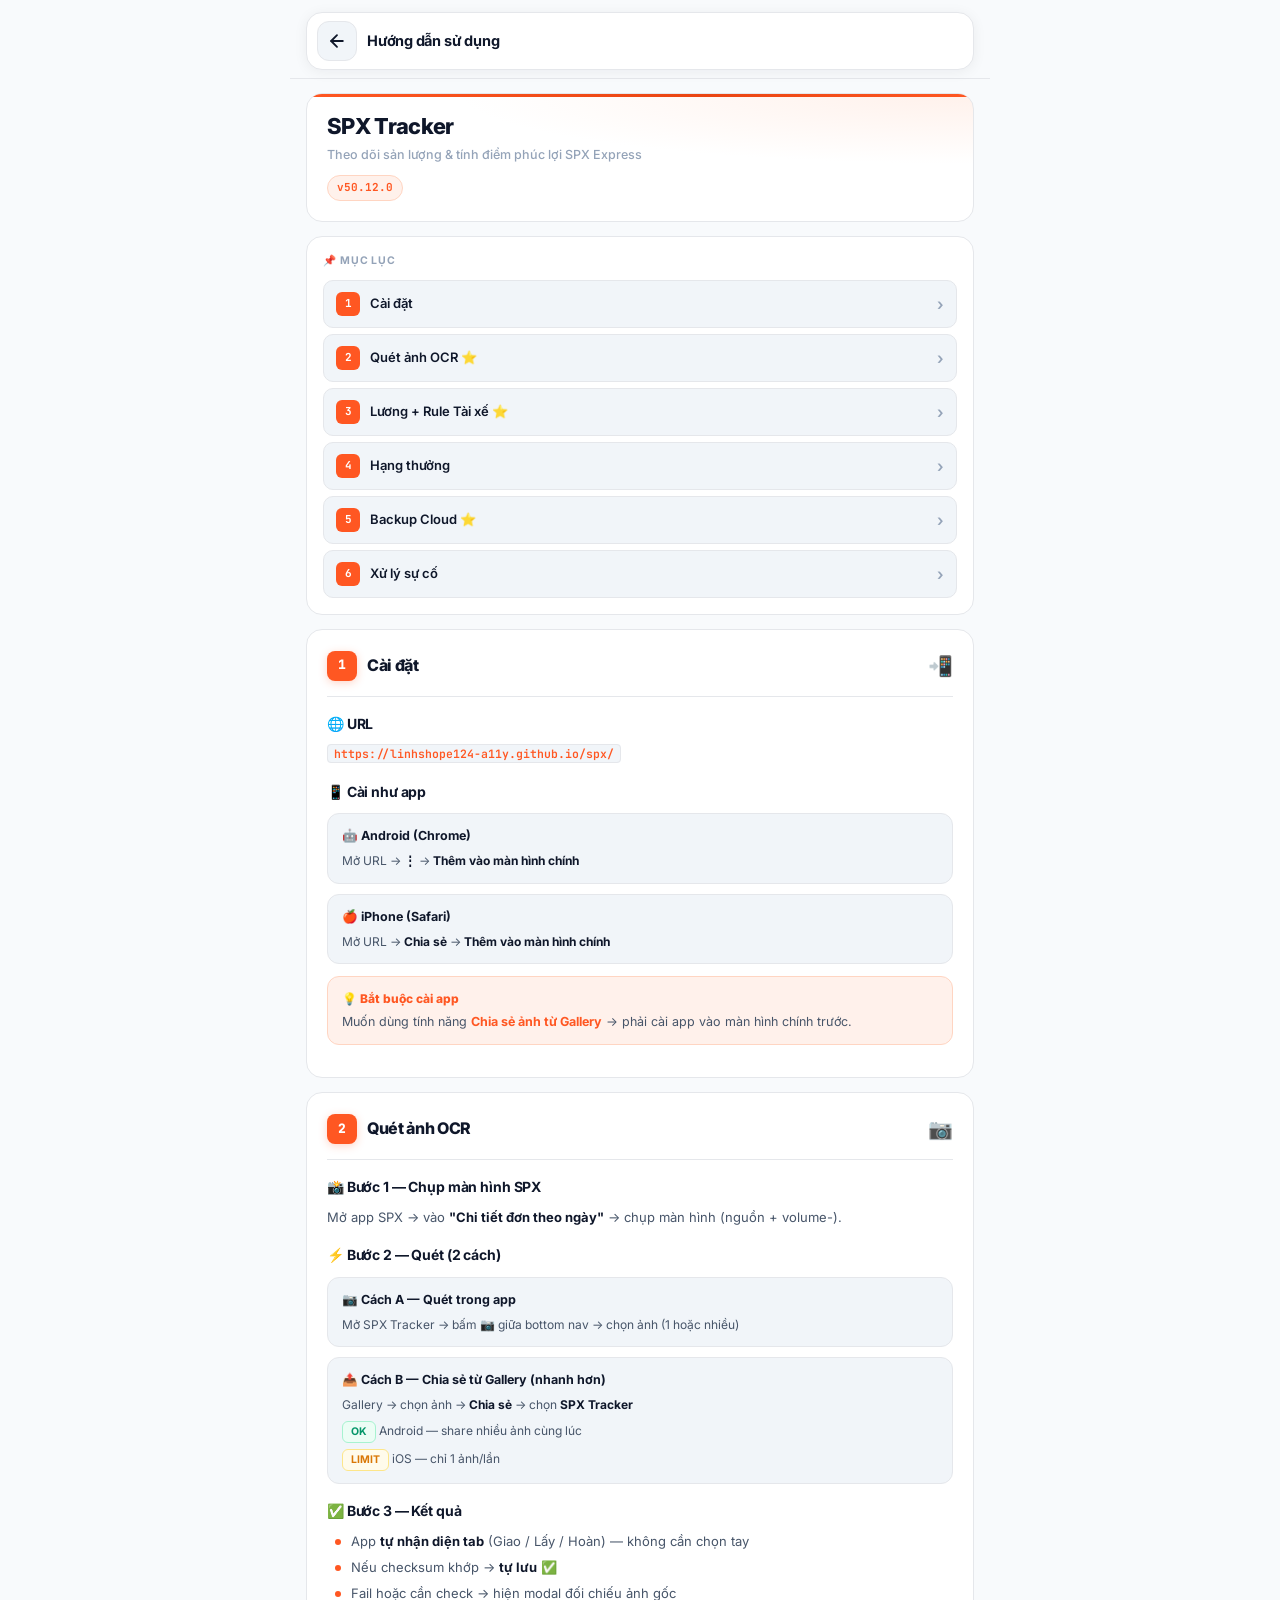
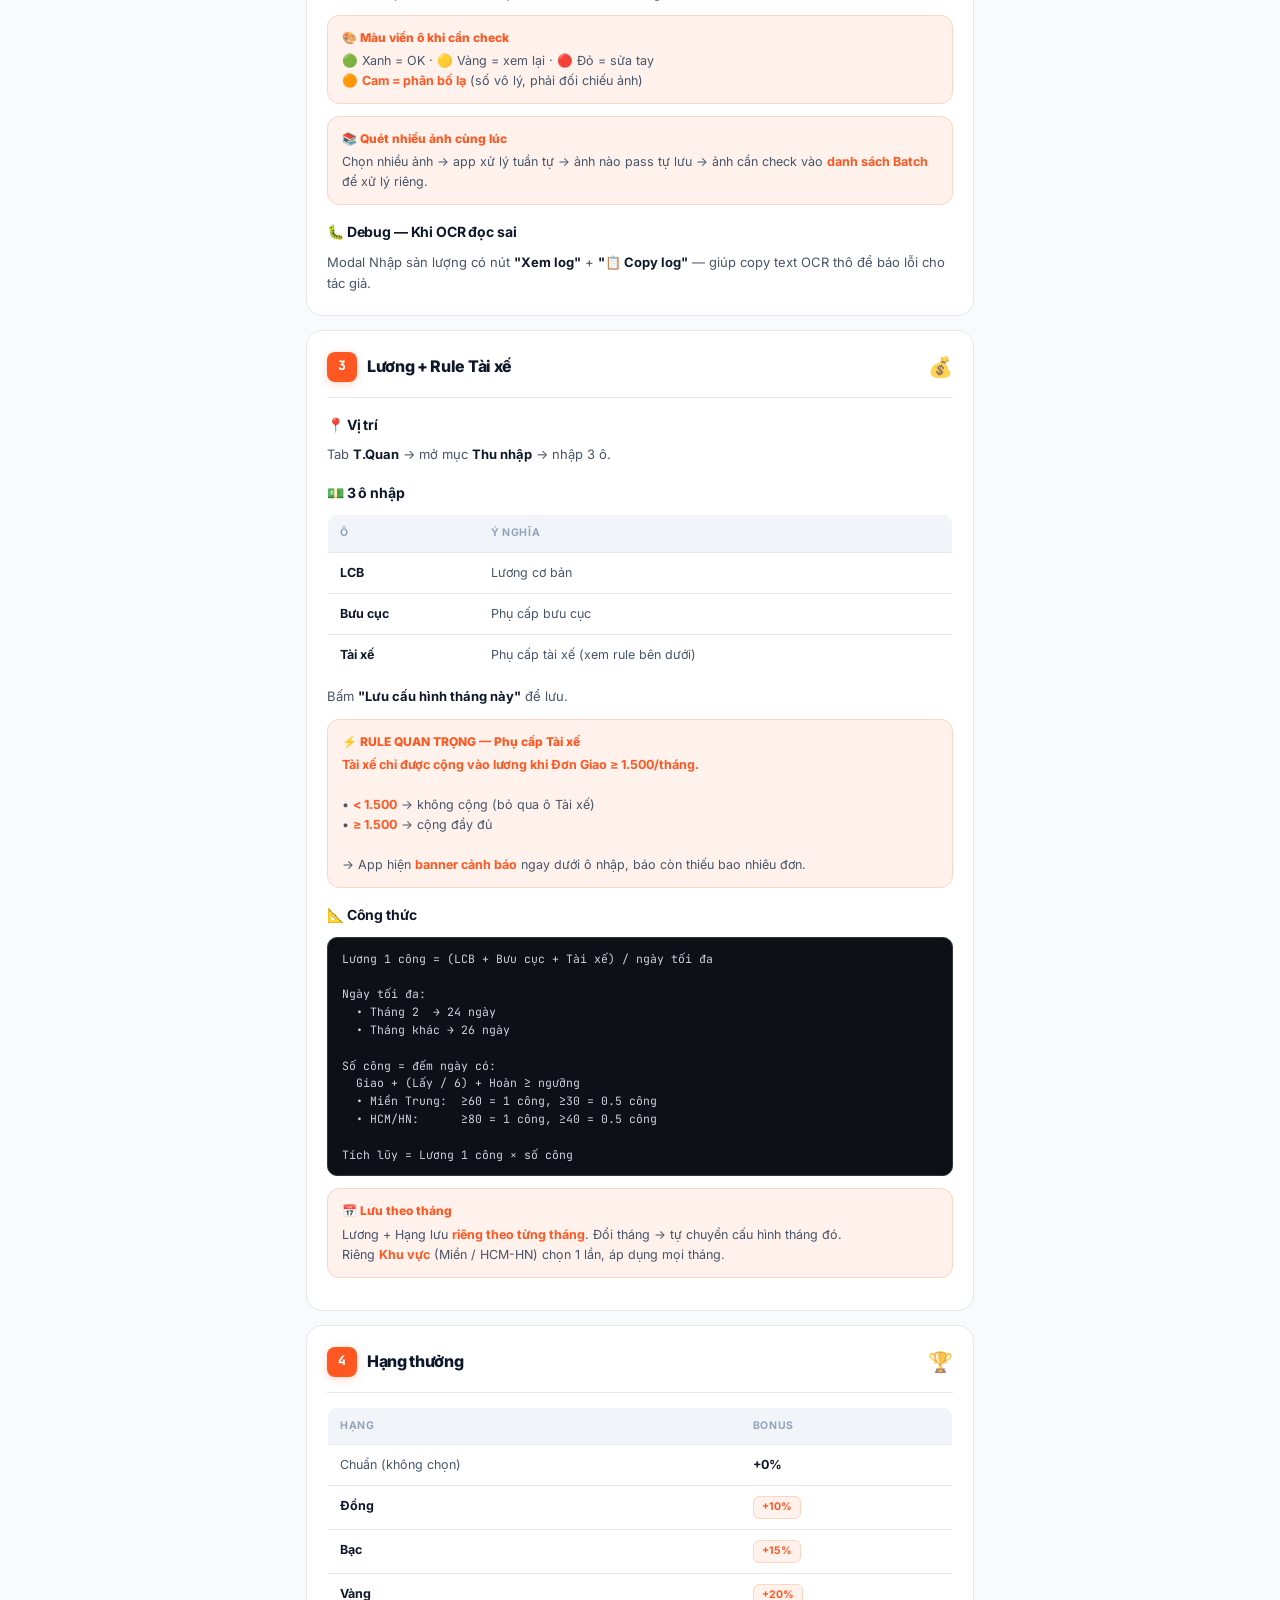
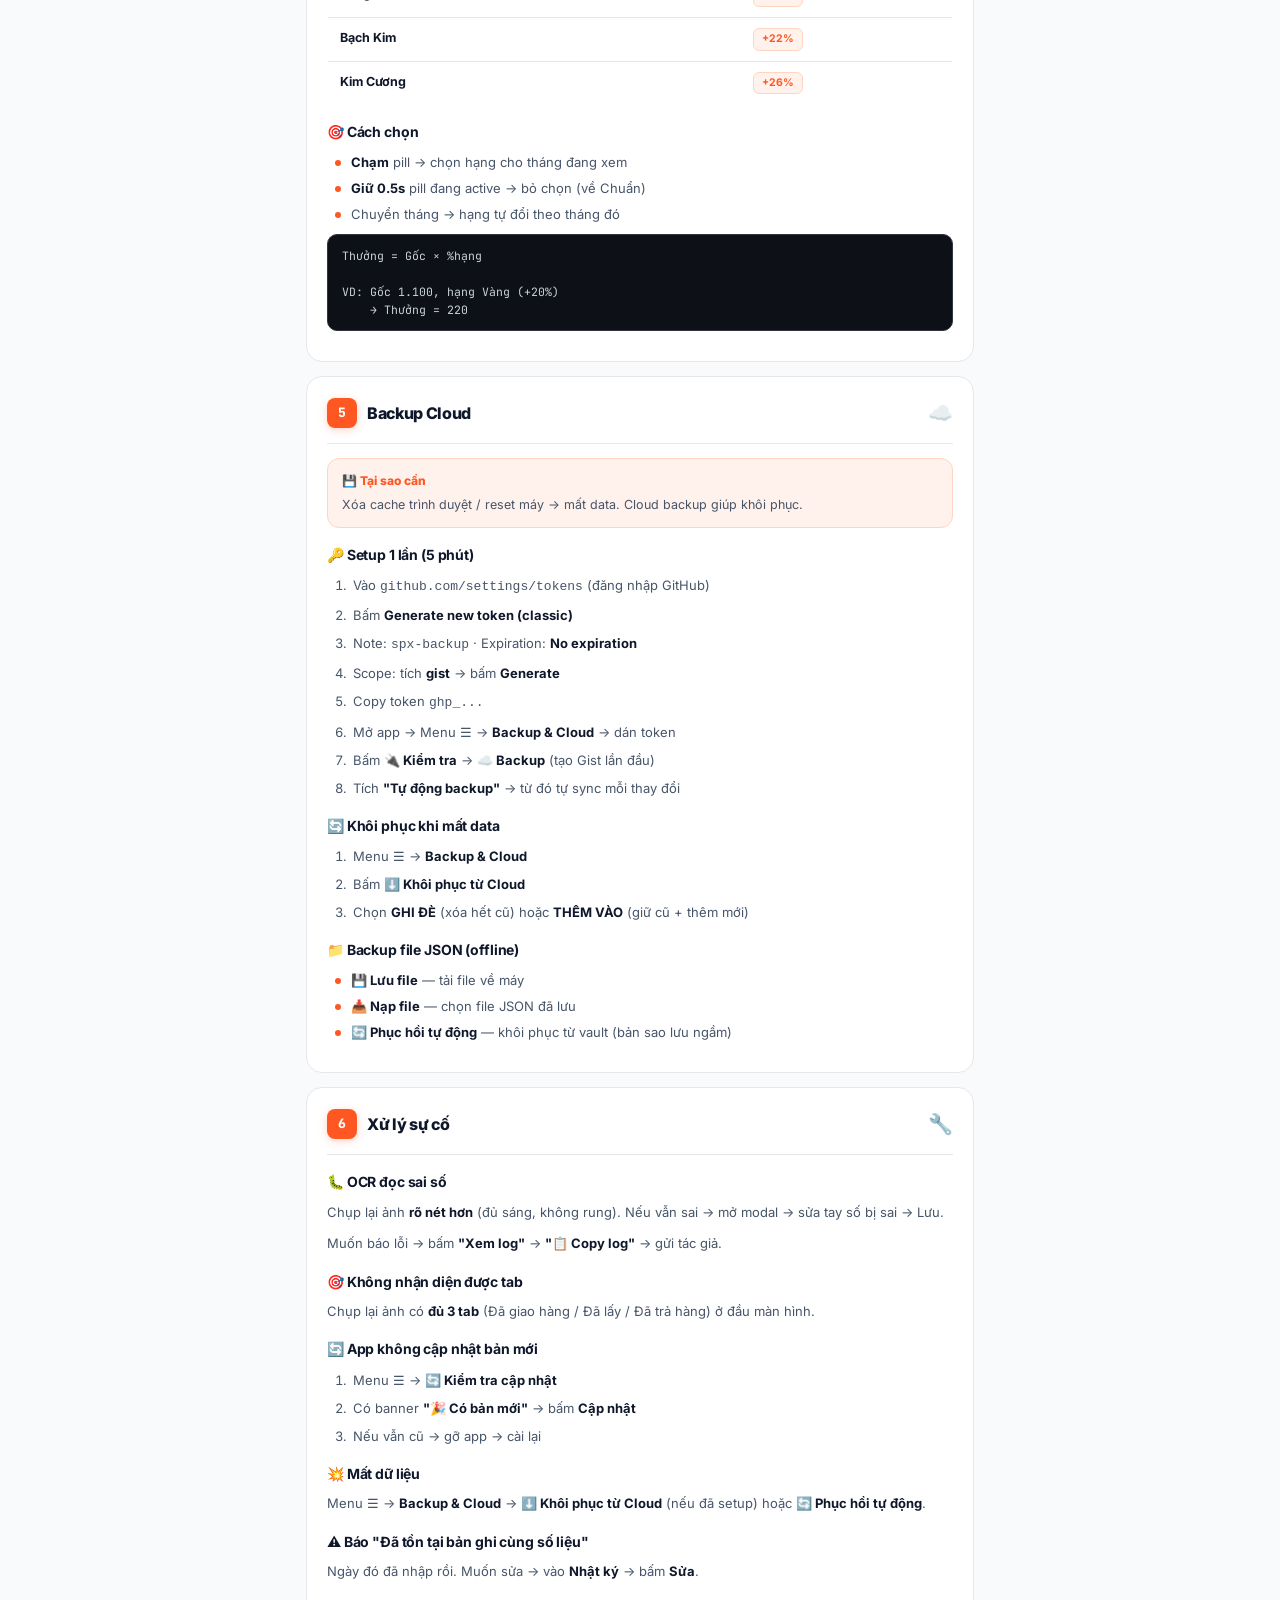
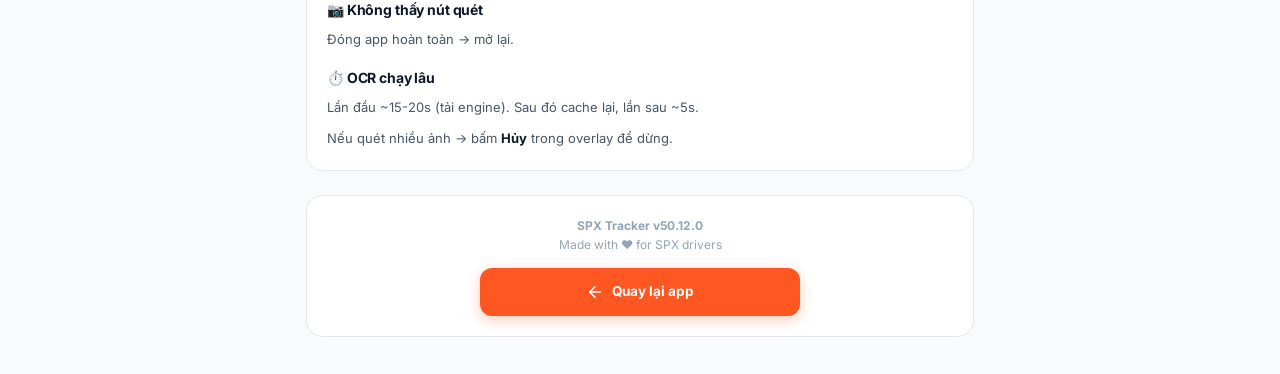
<file: guide.html>
<!DOCTYPE html>
<html lang="vi">
<head>
<meta charset="UTF-8">
<meta name="viewport" content="width=device-width, initial-scale=1.0, maximum-scale=1.0, user-scalable=no, viewport-fit=cover">
<meta name="apple-mobile-web-app-capable" content="yes">
<meta name="theme-color" content="#f8fafc">
<title>Hướng dẫn — SPX Tracker</title>
<link rel="stylesheet" href="https://fonts.googleapis.com/css2?family=Inter:wght@400;500;600;700;800&family=JetBrains+Mono:wght@500;600;700&display=swap">
<style>
:root {
  --bg: #f8fafc; --surface: #ffffff; --surface-2: #f1f5f9; --border: #e5e7eb;
  --text-1: #0f172a; --text-2: #475569; --text-3: #94a3b8;
  --accent: #ff5722; --accent-soft: #fff1eb; --accent-border: #ffd5c2;
  --success: #059669; --success-bg: #ecfdf5; --success-bd: #a7f3d0;
  --warning: #d97706; --warning-bg: #fffbeb; --warning-bd: #fde68a;
  --danger: #dc2626; --danger-bg: #fef2f2; --danger-bd: #fecaca;
}
[data-theme="dark"] {
  --bg: #0d1117; --surface: #161b22; --surface-2: #21262d; --border: #30363d;
  --text-1: #e6edf3; --text-2: #adbac7; --text-3: #768390;
  --accent: #ff6e40; --accent-soft: rgba(255,110,64,0.12); --accent-border: rgba(255,110,64,0.3);
  --success: #3fb950; --success-bg: rgba(63,185,80,0.12); --success-bd: rgba(63,185,80,0.3);
  --warning: #d29922; --warning-bg: rgba(210,153,34,0.12); --warning-bd: rgba(210,153,34,0.3);
  --danger: #f85149; --danger-bg: rgba(248,81,73,0.12); --danger-bd: rgba(248,81,73,0.3);
}
* { box-sizing: border-box; margin: 0; padding: 0; -webkit-tap-highlight-color: transparent; }
html { scroll-behavior: smooth; scroll-padding-top: 80px; }
body {
  background: var(--bg); color: var(--text-1);
  font-family: 'Inter', -apple-system, BlinkMacSystemFont, "Segoe UI", Roboto, sans-serif;
  font-size: 14px; line-height: 1.6; -webkit-font-smoothing: antialiased;
  padding-bottom: 40px;
}
.g-header {
  position: sticky; top: 0; z-index: 50; background: var(--bg);
  padding: 12px 16px 8px; padding-top: calc(12px + env(safe-area-inset-top, 0px));
  max-width: 700px; margin: 0 auto; border-bottom: 1px solid var(--border);
}
.g-header-inner {
  background: var(--surface); border: 1px solid var(--border); border-radius: 16px;
  padding: 8px 10px; display: flex; align-items: center; gap: 10px;
  box-shadow: 0 2px 14px rgba(15,23,42,0.06);
}
.g-back-btn {
  width: 40px; height: 40px; flex-shrink: 0; display: inline-flex;
  align-items: center; justify-content: center; background: var(--surface-2);
  border: 1px solid var(--border); border-radius: 12px; cursor: pointer;
  color: var(--text-1); text-decoration: none; transition: all 0.15s;
}
.g-back-btn:active { transform: scale(0.94); }
.g-back-btn svg { width: 20px; height: 20px; }
.g-title { flex: 1; font-size: 14.5px; font-weight: 700; letter-spacing: -0.015em; }
.g-shell { max-width: 700px; margin: 0 auto; padding: 0 16px; }
.g-hero {
  background: var(--surface); border: 1px solid var(--border); border-radius: 16px;
  padding: 20px; margin-top: 14px; position: relative; overflow: hidden;
  background-image: radial-gradient(140% 100% at 100% 0%, var(--accent-soft) 0%, transparent 55%);
}
.g-hero::before {
  content: ''; position: absolute; top: 0; left: 0; right: 0; height: 3px;
  background: linear-gradient(90deg, var(--accent) 0%, #ea4512 60%, var(--accent) 100%);
}
.g-hero-title { font-size: 22px; font-weight: 800; letter-spacing: -0.03em; line-height: 1.15; margin-bottom: 6px; }
.g-hero-sub { font-size: 12.5px; color: var(--text-3); font-weight: 500; }
.g-hero-version {
  display: inline-block; background: var(--accent-soft); border: 1px solid var(--accent-border);
  color: var(--accent); font-family: 'JetBrains Mono', monospace; font-size: 11px;
  font-weight: 700; padding: 3px 9px; border-radius: 999px; margin-top: 10px;
}
.g-toc { background: var(--surface); border: 1px solid var(--border); border-radius: 16px; padding: 16px; margin-top: 14px; }
.g-toc-title { font-size: 10.5px; font-weight: 700; text-transform: uppercase; letter-spacing: 0.9px; color: var(--text-3); margin-bottom: 10px; }
.g-toc-list { display: grid; gap: 6px; }
.g-toc-item {
  display: flex; align-items: center; gap: 10px; padding: 11px 12px;
  background: var(--surface-2); border: 1px solid var(--border); border-radius: 10px;
  text-decoration: none; color: var(--text-1); font-size: 13px; font-weight: 600;
  transition: all 0.15s;
}
.g-toc-item:active { transform: scale(0.985); background: var(--accent-soft); border-color: var(--accent-border); }
.g-toc-num {
  width: 24px; height: 24px; flex-shrink: 0; display: inline-flex;
  align-items: center; justify-content: center; background: var(--accent); color: #fff;
  font-family: 'JetBrains Mono', monospace; font-weight: 700; font-size: 11px; border-radius: 6px;
}
.g-toc-text { flex: 1; min-width: 0; overflow: hidden; text-overflow: ellipsis; white-space: nowrap; }
.g-toc-arrow { color: var(--text-3); font-size: 16px; line-height: 1; }
.g-section {
  background: var(--surface); border: 1px solid var(--border); border-radius: 16px;
  padding: 20px; margin-top: 14px; scroll-margin-top: 80px;
}
.g-section-head {
  display: flex; align-items: center; gap: 10px; margin-bottom: 14px;
  padding-bottom: 14px; border-bottom: 1px solid var(--border);
}
.g-section-num {
  width: 30px; height: 30px; flex-shrink: 0; display: inline-flex;
  align-items: center; justify-content: center; background: var(--accent); color: #fff;
  font-family: 'JetBrains Mono', monospace; font-weight: 800; font-size: 13px;
  border-radius: 8px; box-shadow: 0 2px 8px rgba(255,87,34,0.25);
}
.g-section-title { font-size: 16px; font-weight: 800; letter-spacing: -0.02em; }
.g-section-icon { margin-left: auto; font-size: 20px; opacity: 0.8; }
.g-h3 { font-size: 14px; font-weight: 700; margin: 16px 0 8px; letter-spacing: -0.01em; }
.g-h3:first-child { margin-top: 0; }
.g-p { font-size: 13px; color: var(--text-2); line-height: 1.65; margin-bottom: 10px; }
.g-p:last-child { margin-bottom: 0; }
.g-p b { color: var(--text-1); font-weight: 700; }
.g-p code {
  font-family: 'JetBrains Mono', monospace; font-size: 11.5px;
  background: var(--surface-2); border: 1px solid var(--border);
  padding: 1px 6px; border-radius: 4px; color: var(--accent); font-weight: 600;
  word-break: break-all;
}
.g-list { list-style: none; padding: 0; margin: 0 0 10px; display: flex; flex-direction: column; gap: 6px; }
.g-list li { position: relative; padding-left: 24px; font-size: 13px; color: var(--text-2); line-height: 1.55; }
.g-list li::before { content: ''; position: absolute; left: 8px; top: 8px; width: 6px; height: 6px; border-radius: 50%; background: var(--accent); }
.g-list li b { color: var(--text-1); font-weight: 700; }
.g-olist { padding-left: 22px; margin: 0 0 10px; font-size: 13px; color: var(--text-2); line-height: 1.7; }
.g-olist li { margin-bottom: 6px; padding-left: 4px; }
.g-olist li b { color: var(--text-1); font-weight: 700; }
.g-note {
  background: var(--accent-soft); border: 1px solid var(--accent-border); border-radius: 12px;
  padding: 12px 14px; font-size: 12.5px; color: var(--text-2); line-height: 1.6; margin: 12px 0;
}
.g-note b { color: var(--accent); font-weight: 700; }
.g-note-title { font-weight: 800; color: var(--accent); display: block; margin-bottom: 4px; font-size: 12px; }
.g-card { background: var(--surface-2); border: 1px solid var(--border); border-radius: 12px; padding: 12px 14px; margin: 10px 0; }
.g-card-title { font-size: 12.5px; font-weight: 700; margin-bottom: 6px; }
.g-card p { font-size: 12px; color: var(--text-2); line-height: 1.55; margin: 0; }
.g-card p + p { margin-top: 6px; }
.g-card b { color: var(--text-1); font-weight: 700; }
.g-table { width: 100%; border-collapse: collapse; font-size: 12.5px; margin: 10px 0; background: var(--surface); border-radius: 10px; overflow: hidden; border: 1px solid var(--border); }
.g-table th {
  background: var(--surface-2); text-align: left; padding: 10px 12px; font-size: 10.5px;
  font-weight: 700; text-transform: uppercase; letter-spacing: 0.6px; color: var(--text-3);
  border-bottom: 1px solid var(--border);
}
.g-table td { padding: 10px 12px; border-bottom: 1px solid var(--border); color: var(--text-2); vertical-align: top; }
.g-table tr:last-child td { border-bottom: none; }
.g-table b { color: var(--text-1); font-weight: 700; }
.g-code {
  background: #0d1117; color: #c9d1d9; font-family: 'JetBrains Mono', monospace;
  font-size: 11.5px; line-height: 1.55; padding: 12px 14px; border-radius: 10px;
  overflow-x: auto; margin: 10px 0; border: 1px solid #30363d; white-space: pre;
}
.g-code b { color: #ff6e40; font-weight: 700; }
.g-badge {
  display: inline-block; font-size: 10.5px; font-weight: 700; padding: 2px 8px;
  border-radius: 6px; border: 1px solid;
}
.g-badge-accent { color: var(--accent); background: var(--accent-soft); border-color: var(--accent-border); }
.g-badge-success { color: var(--success); background: var(--success-bg); border-color: var(--success-bd); }
.g-badge-warning { color: var(--warning); background: var(--warning-bg); border-color: var(--warning-bd); }
.g-badge-danger { color: var(--danger); background: var(--danger-bg); border-color: var(--danger-bd); }
.g-screenshot-wrap { margin: 14px 0; border-radius: 14px; overflow: hidden; background: var(--surface-2); border: 1px solid var(--border); }
.g-screenshot { width: 100%; height: auto; display: block; cursor: zoom-in; }
.g-screenshot-caption { padding: 10px 14px; font-size: 11.5px; color: var(--text-3); font-weight: 600; text-align: center; border-top: 1px solid var(--border); background: var(--surface-2); }
#gLightbox { position: fixed; inset: 0; background: rgba(0,0,0,0.95); display: none; align-items: center; justify-content: center; z-index: 999; padding: 16px; }
#gLightbox.active { display: flex; }
#gLightbox img { max-width: 100%; max-height: 100%; object-fit: contain; border-radius: 8px; }
#gLightbox .g-lb-close {
  position: absolute; top: calc(12px + env(safe-area-inset-top, 0)); right: 12px;
  width: 44px; height: 44px; border-radius: 50%; background: rgba(255,255,255,0.15);
  color: #fff; border: none; font-size: 22px; font-weight: 700; cursor: pointer;
}
.g-footer { margin-top: 24px; padding: 20px; background: var(--surface); border: 1px solid var(--border); border-radius: 16px; text-align: center; }
.g-footer-text { font-size: 12px; color: var(--text-3); line-height: 1.6; margin-bottom: 14px; }
.g-footer-btn {
  display: inline-flex; align-items: center; justify-content: center; gap: 8px;
  padding: 13px 22px; background: var(--accent); color: #fff; border: none;
  border-radius: 12px; font-family: inherit; font-size: 13.5px; font-weight: 700;
  cursor: pointer; text-decoration: none; width: 100%; max-width: 320px;
  box-shadow: 0 4px 14px rgba(255,87,34,0.3);
}
.g-footer-btn:active { transform: scale(0.97); }
.g-footer-btn svg { width: 18px; height: 18px; }
@media (max-width: 360px) {
  .g-section { padding: 16px; }
  .g-hero-title { font-size: 20px; }
  .g-section-title { font-size: 15px; }
}
</style>
</head>
<body>

<header class="g-header">
  <div class="g-header-inner">
    <a href="./index.html" class="g-back-btn" aria-label="Quay lại">
      <svg viewBox="0 0 24 24" fill="none" stroke="currentColor" stroke-width="2.2" stroke-linecap="round" stroke-linejoin="round">
        <line x1="19" y1="12" x2="5" y2="12"/>
        <polyline points="12 19 5 12 12 5"/>
      </svg>
    </a>
    <div class="g-title">Hướng dẫn sử dụng</div>
  </div>
</header>

<div class="g-shell">

  <section class="g-hero">
    <div class="g-hero-title">SPX Tracker</div>
    <div class="g-hero-sub">Theo dõi sản lượng & tính điểm phúc lợi SPX Express</div>
    <span class="g-hero-version">v50.12.0</span>
  </section>

  <nav class="g-toc">
    <div class="g-toc-title">📌 Mục lục</div>
    <div class="g-toc-list">
      <a href="#s1" class="g-toc-item"><span class="g-toc-num">1</span><span class="g-toc-text">Cài đặt</span><span class="g-toc-arrow">›</span></a>
      <a href="#s2" class="g-toc-item"><span class="g-toc-num">2</span><span class="g-toc-text">Quét ảnh OCR ⭐</span><span class="g-toc-arrow">›</span></a>
      <a href="#s3" class="g-toc-item"><span class="g-toc-num">3</span><span class="g-toc-text">Lương + Rule Tài xế ⭐</span><span class="g-toc-arrow">›</span></a>
      <a href="#s4" class="g-toc-item"><span class="g-toc-num">4</span><span class="g-toc-text">Hạng thưởng</span><span class="g-toc-arrow">›</span></a>
      <a href="#s5" class="g-toc-item"><span class="g-toc-num">5</span><span class="g-toc-text">Backup Cloud ⭐</span><span class="g-toc-arrow">›</span></a>
      <a href="#s6" class="g-toc-item"><span class="g-toc-num">6</span><span class="g-toc-text">Xử lý sự cố</span><span class="g-toc-arrow">›</span></a>
    </div>
  </nav>

  <!-- ============ 1. CÀI ĐẶT ============ -->
  <section class="g-section" id="s1">
    <div class="g-section-head">
      <div class="g-section-num">1</div>
      <div class="g-section-title">Cài đặt</div>
      <span class="g-section-icon">📲</span>
    </div>

    <h3 class="g-h3">🌐 URL</h3>
    <p class="g-p"><code>https://linhshope124-a11y.github.io/spx/</code></p>

    <h3 class="g-h3">📱 Cài như app</h3>
    <div class="g-card">
      <div class="g-card-title">🤖 Android (Chrome)</div>
      <p>Mở URL → <b>⋮</b> → <b>Thêm vào màn hình chính</b></p>
    </div>
    <div class="g-card">
      <div class="g-card-title">🍎 iPhone (Safari)</div>
      <p>Mở URL → <b>Chia sẻ</b> → <b>Thêm vào màn hình chính</b></p>
    </div>

    <div class="g-note">
      <span class="g-note-title">💡 Bắt buộc cài app</span>
      Muốn dùng tính năng <b>Chia sẻ ảnh từ Gallery</b> → phải cài app vào màn hình chính trước.
    </div>
  </section>

  <!-- ============ 2. OCR + SHARE ============ -->
  <section class="g-section" id="s2">
    <div class="g-section-head">
      <div class="g-section-num">2</div>
      <div class="g-section-title">Quét ảnh OCR</div>
      <span class="g-section-icon">📷</span>
    </div>

    <h3 class="g-h3">📸 Bước 1 — Chụp màn hình SPX</h3>
    <p class="g-p">Mở app SPX → vào <b>"Chi tiết đơn theo ngày"</b> → chụp màn hình (nguồn + volume-).</p>

    <h3 class="g-h3">⚡ Bước 2 — Quét (2 cách)</h3>
    <div class="g-card">
      <div class="g-card-title">📷 Cách A — Quét trong app</div>
      <p>Mở SPX Tracker → bấm <b>📷</b> giữa bottom nav → chọn ảnh (1 hoặc nhiều)</p>
    </div>
    <div class="g-card">
      <div class="g-card-title">📤 Cách B — Chia sẻ từ Gallery (nhanh hơn)</div>
      <p>Gallery → chọn ảnh → <b>Chia sẻ</b> → chọn <b>SPX Tracker</b></p>
      <p style="margin-top:6px"><span class="g-badge g-badge-success">OK</span> Android — share nhiều ảnh cùng lúc</p>
      <p><span class="g-badge g-badge-warning">LIMIT</span> iOS — chỉ 1 ảnh/lần</p>
    </div>

    <h3 class="g-h3">✅ Bước 3 — Kết quả</h3>
    <ul class="g-list">
      <li>App <b>tự nhận diện tab</b> (Giao / Lấy / Hoàn) — không cần chọn tay</li>
      <li>Nếu checksum khớp → <b>tự lưu</b> ✅</li>
      <li>Fail hoặc cần check → hiện modal đối chiếu ảnh gốc</li>
    </ul>

    <div class="g-note">
      <span class="g-note-title">🎨 Màu viền ô khi cần check</span>
      🟢 Xanh = OK · 🟡 Vàng = xem lại · 🔴 Đỏ = sửa tay<br>
      🟠 <b>Cam = phân bố lạ</b> (số vô lý, phải đối chiếu ảnh)
    </div>

    <div class="g-note">
      <span class="g-note-title">📚 Quét nhiều ảnh cùng lúc</span>
      Chọn nhiều ảnh → app xử lý tuần tự → ảnh nào pass tự lưu → ảnh cần check vào <b>danh sách Batch</b> để xử lý riêng.
    </div>

    <h3 class="g-h3">🐛 Debug — Khi OCR đọc sai</h3>
    <p class="g-p">Modal Nhập sản lượng có nút <b>"Xem log"</b> + <b>"📋 Copy log"</b> — giúp copy text OCR thô để báo lỗi cho tác giả.</p>
  </section>

  <!-- ============ 3. LƯƠNG + RULE TÀI XẾ ============ -->
  <section class="g-section" id="s3">
    <div class="g-section-head">
      <div class="g-section-num">3</div>
      <div class="g-section-title">Lương + Rule Tài xế</div>
      <span class="g-section-icon">💰</span>
    </div>

    <h3 class="g-h3">📍 Vị trí</h3>
    <p class="g-p">Tab <b>T.Quan</b> → mở mục <b>Thu nhập</b> → nhập 3 ô.</p>

    <h3 class="g-h3">💵 3 ô nhập</h3>
    <table class="g-table">
      <thead><tr><th>Ô</th><th>Ý nghĩa</th></tr></thead>
      <tbody>
        <tr><td><b>LCB</b></td><td>Lương cơ bản</td></tr>
        <tr><td><b>Bưu cục</b></td><td>Phụ cấp bưu cục</td></tr>
        <tr><td><b>Tài xế</b></td><td>Phụ cấp tài xế (xem rule bên dưới)</td></tr>
      </tbody>
    </table>
    <p class="g-p">Bấm <b>"Lưu cấu hình tháng này"</b> để lưu.</p>

    <div class="g-note">
      <span class="g-note-title">⚡ RULE QUAN TRỌNG — Phụ cấp Tài xế</span>
      <b>Tài xế chỉ được cộng vào lương khi Đơn Giao ≥ 1.500/tháng.</b><br><br>
      • <b>&lt; 1.500</b> → không cộng (bỏ qua ô Tài xế)<br>
      • <b>≥ 1.500</b> → cộng đầy đủ<br><br>
      → App hiện <b>banner cảnh báo</b> ngay dưới ô nhập, báo còn thiếu bao nhiêu đơn.
    </div>

    <h3 class="g-h3">📐 Công thức</h3>
    <pre class="g-code">Lương 1 công = (LCB + Bưu cục + Tài xế) / ngày tối đa

Ngày tối đa:
  • Tháng 2  → 24 ngày
  • Tháng khác → 26 ngày

Số công = đếm ngày có:
  Giao + (Lấy / 6) + Hoàn ≥ ngưỡng
  • Miền Trung:  ≥60 = 1 công, ≥30 = 0.5 công
  • HCM/HN:      ≥80 = 1 công, ≥40 = 0.5 công

Tích lũy = Lương 1 công × số công</pre>

    <div class="g-note">
      <span class="g-note-title">📅 Lưu theo tháng</span>
      Lương + Hạng lưu <b>riêng theo từng tháng</b>. Đổi tháng → tự chuyển cấu hình tháng đó.<br>
      Riêng <b>Khu vực</b> (Miền / HCM-HN) chọn 1 lần, áp dụng mọi tháng.
    </div>
  </section>

  <!-- ============ 4. HẠNG THƯỞNG ============ -->
  <section class="g-section" id="s4">
    <div class="g-section-head">
      <div class="g-section-num">4</div>
      <div class="g-section-title">Hạng thưởng</div>
      <span class="g-section-icon">🏆</span>
    </div>

    <table class="g-table">
      <thead><tr><th>Hạng</th><th>Bonus</th></tr></thead>
      <tbody>
        <tr><td>Chuẩn (không chọn)</td><td><b>+0%</b></td></tr>
        <tr><td><b>Đồng</b></td><td><span class="g-badge g-badge-accent">+10%</span></td></tr>
        <tr><td><b>Bạc</b></td><td><span class="g-badge g-badge-accent">+15%</span></td></tr>
        <tr><td><b>Vàng</b></td><td><span class="g-badge g-badge-accent">+20%</span></td></tr>
        <tr><td><b>Bạch Kim</b></td><td><span class="g-badge g-badge-accent">+22%</span></td></tr>
        <tr><td><b>Kim Cương</b></td><td><span class="g-badge g-badge-accent">+26%</span></td></tr>
      </tbody>
    </table>

    <h3 class="g-h3">🎯 Cách chọn</h3>
    <ul class="g-list">
      <li><b>Chạm</b> pill → chọn hạng cho tháng đang xem</li>
      <li><b>Giữ 0.5s</b> pill đang active → bỏ chọn (về Chuẩn)</li>
      <li>Chuyển tháng → hạng tự đổi theo tháng đó</li>
    </ul>

    <pre class="g-code">Thưởng = Gốc × %hạng

VD: Gốc 1.100, hạng Vàng (+20%)
    → Thưởng = 220</pre>
  </section>

  <!-- ============ 5. BACKUP CLOUD ============ -->
  <section class="g-section" id="s5">
    <div class="g-section-head">
      <div class="g-section-num">5</div>
      <div class="g-section-title">Backup Cloud</div>
      <span class="g-section-icon">☁️</span>
    </div>

    <div class="g-note">
      <span class="g-note-title">💾 Tại sao cần</span>
      Xóa cache trình duyệt / reset máy → mất data. Cloud backup giúp khôi phục.
    </div>

    <h3 class="g-h3">🔑 Setup 1 lần (5 phút)</h3>
    <ol class="g-olist">
      <li>Vào <code>github.com/settings/tokens</code> (đăng nhập GitHub)</li>
      <li>Bấm <b>Generate new token (classic)</b></li>
      <li>Note: <code>spx-backup</code> · Expiration: <b>No expiration</b></li>
      <li>Scope: tích <b>gist</b> → bấm <b>Generate</b></li>
      <li>Copy token <code>ghp_...</code></li>
      <li>Mở app → Menu ☰ → <b>Backup & Cloud</b> → dán token</li>
      <li>Bấm <b>🔌 Kiểm tra</b> → <b>☁️ Backup</b> (tạo Gist lần đầu)</li>
      <li>Tích <b>"Tự động backup"</b> → từ đó tự sync mỗi thay đổi</li>
    </ol>

    <h3 class="g-h3">🔄 Khôi phục khi mất data</h3>
    <ol class="g-olist">
      <li>Menu ☰ → <b>Backup & Cloud</b></li>
      <li>Bấm <b>⬇️ Khôi phục từ Cloud</b></li>
      <li>Chọn <b>GHI ĐÈ</b> (xóa hết cũ) hoặc <b>THÊM VÀO</b> (giữ cũ + thêm mới)</li>
    </ol>

    <h3 class="g-h3">📁 Backup file JSON (offline)</h3>
    <ul class="g-list">
      <li><b>💾 Lưu file</b> — tải file về máy</li>
      <li><b>📥 Nạp file</b> — chọn file JSON đã lưu</li>
      <li><b>🔄 Phục hồi tự động</b> — khôi phục từ vault (bản sao lưu ngầm)</li>
    </ul>
  </section>

  <!-- ============ 6. XỬ LÝ SỰ CỐ ============ -->
  <section class="g-section" id="s6">
    <div class="g-section-head">
      <div class="g-section-num">6</div>
      <div class="g-section-title">Xử lý sự cố</div>
      <span class="g-section-icon">🔧</span>
    </div>

    <h3 class="g-h3">🐛 OCR đọc sai số</h3>
    <p class="g-p">Chụp lại ảnh <b>rõ nét hơn</b> (đủ sáng, không rung). Nếu vẫn sai → mở modal → sửa tay số bị sai → Lưu.</p>
    <p class="g-p">Muốn báo lỗi → bấm <b>"Xem log"</b> → <b>"📋 Copy log"</b> → gửi tác giả.</p>

    <h3 class="g-h3">🎯 Không nhận diện được tab</h3>
    <p class="g-p">Chụp lại ảnh có <b>đủ 3 tab</b> (Đã giao hàng / Đã lấy / Đã trả hàng) ở đầu màn hình.</p>

    <h3 class="g-h3">🔄 App không cập nhật bản mới</h3>
    <ol class="g-olist">
      <li>Menu ☰ → <b>🔄 Kiểm tra cập nhật</b></li>
      <li>Có banner <b>"🎉 Có bản mới"</b> → bấm <b>Cập nhật</b></li>
      <li>Nếu vẫn cũ → gỡ app → cài lại</li>
    </ol>

    <h3 class="g-h3">💥 Mất dữ liệu</h3>
    <p class="g-p">Menu ☰ → <b>Backup & Cloud</b> → <b>⬇️ Khôi phục từ Cloud</b> (nếu đã setup) hoặc <b>🔄 Phục hồi tự động</b>.</p>

    <h3 class="g-h3">⚠️ Báo "Đã tồn tại bản ghi cùng số liệu"</h3>
    <p class="g-p">Ngày đó đã nhập rồi. Muốn sửa → vào <b>Nhật ký</b> → bấm <b>Sửa</b>.</p>

    <h3 class="g-h3">📷 Không thấy nút quét</h3>
    <p class="g-p">Đóng app hoàn toàn → mở lại.</p>

    <h3 class="g-h3">⏱️ OCR chạy lâu</h3>
    <p class="g-p">Lần đầu ~15-20s (tải engine). Sau đó cache lại, lần sau ~5s.</p>
    <p class="g-p">Nếu quét nhiều ảnh → bấm <b>Hủy</b> trong overlay để dừng.</p>
  </section>

  <footer class="g-footer">
    <div class="g-footer-text">
      <b>SPX Tracker v50.12.0</b><br>
      Made with ❤️ for SPX drivers
    </div>
    <a href="./index.html" class="g-footer-btn">
      <svg viewBox="0 0 24 24" fill="none" stroke="currentColor" stroke-width="2.2" stroke-linecap="round" stroke-linejoin="round">
        <line x1="19" y1="12" x2="5" y2="12"/>
        <polyline points="12 19 5 12 12 5"/>
      </svg>
      <span>Quay lại app</span>
    </a>
  </footer>

</div>

<div id="gLightbox" onclick="closeLightbox()">
  <button class="g-lb-close" onclick="closeLightbox()" aria-label="Đóng">✕</button>
  <img id="gLightboxImg" alt="Ảnh phóng to" onclick="event.stopPropagation()">
</div>

<script>
(function() {
  try {
    const theme = localStorage.getItem('spx_theme') || 'light';
    document.documentElement.setAttribute('data-theme', theme);
  } catch (e) {
    document.documentElement.setAttribute('data-theme', 'light');
  }
})();

function openLightbox(src) {
  const lb = document.getElementById('gLightbox');
  const img = document.getElementById('gLightboxImg');
  if (!lb || !img) return;
  img.src = src;
  lb.classList.add('active');
}
function closeLightbox() {
  const lb = document.getElementById('gLightbox');
  if (lb) lb.classList.remove('active');
}
</script>

</body>
</html>
</file>
